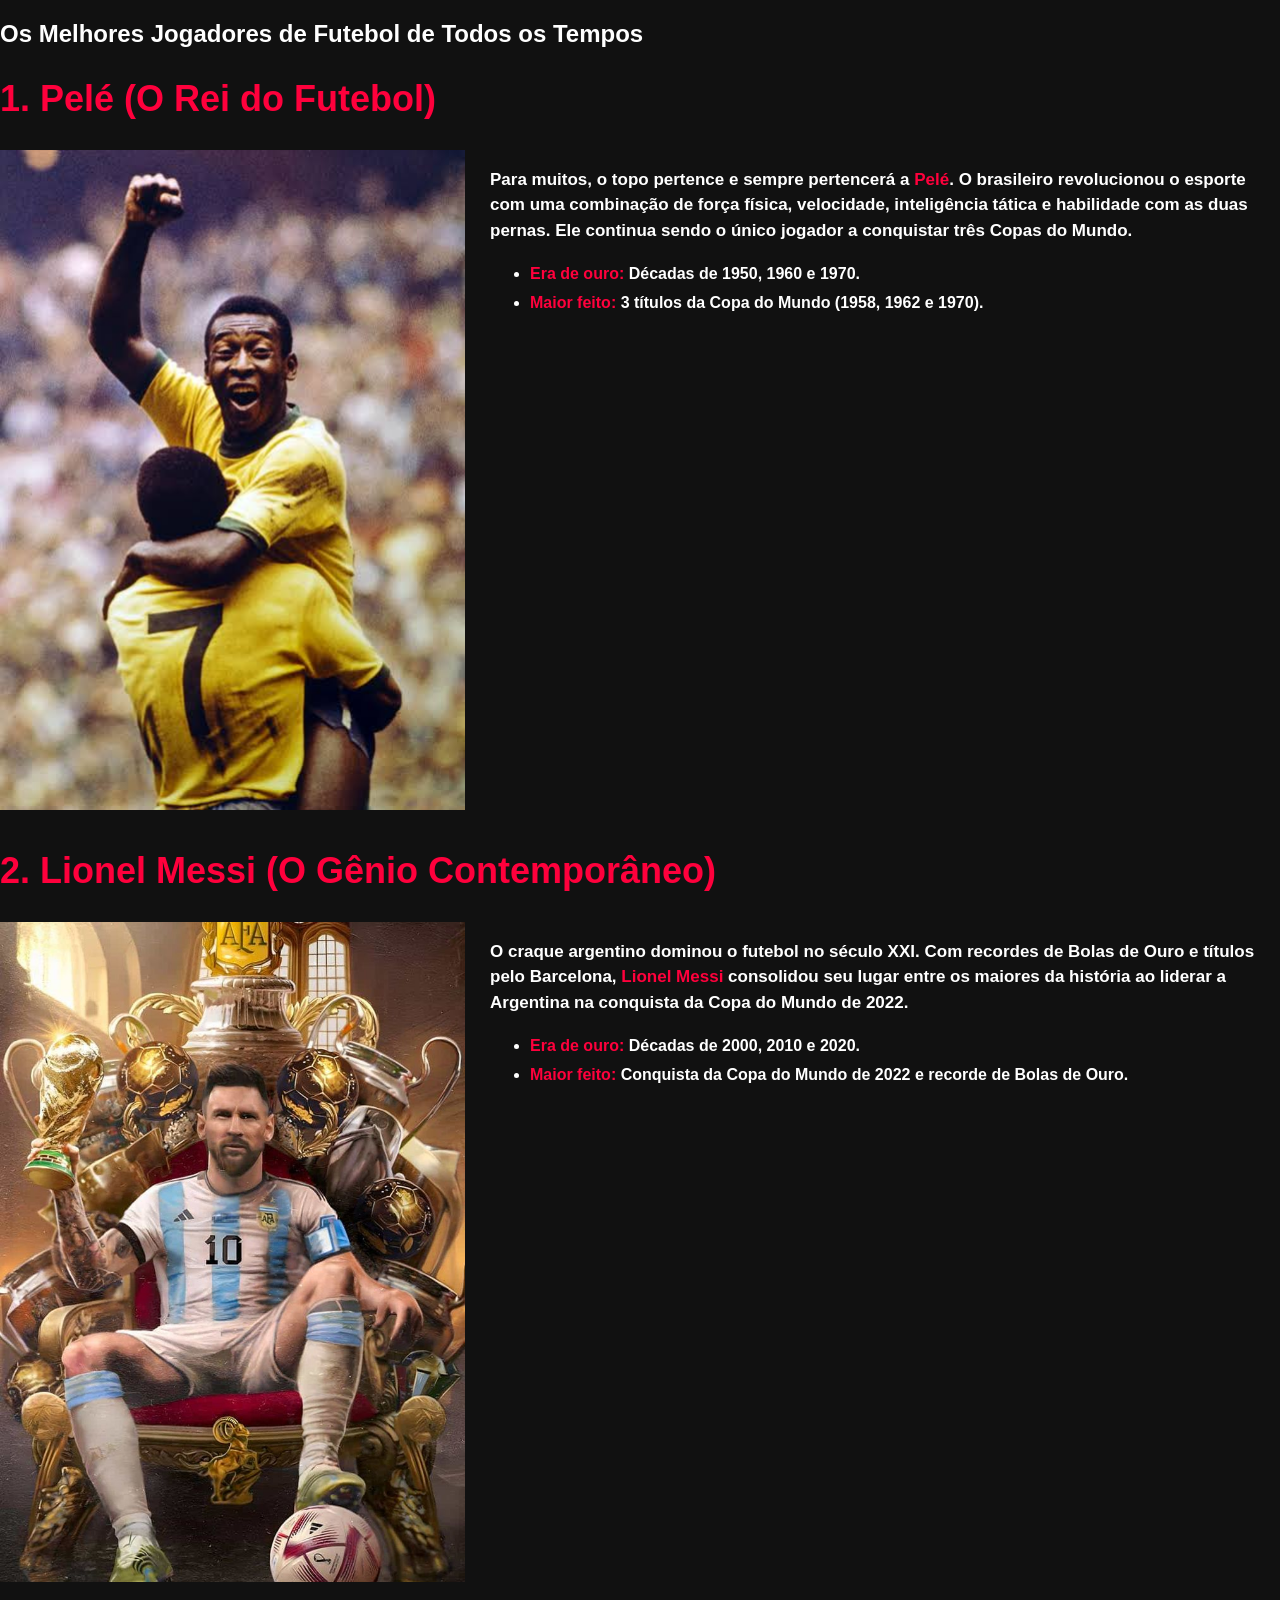
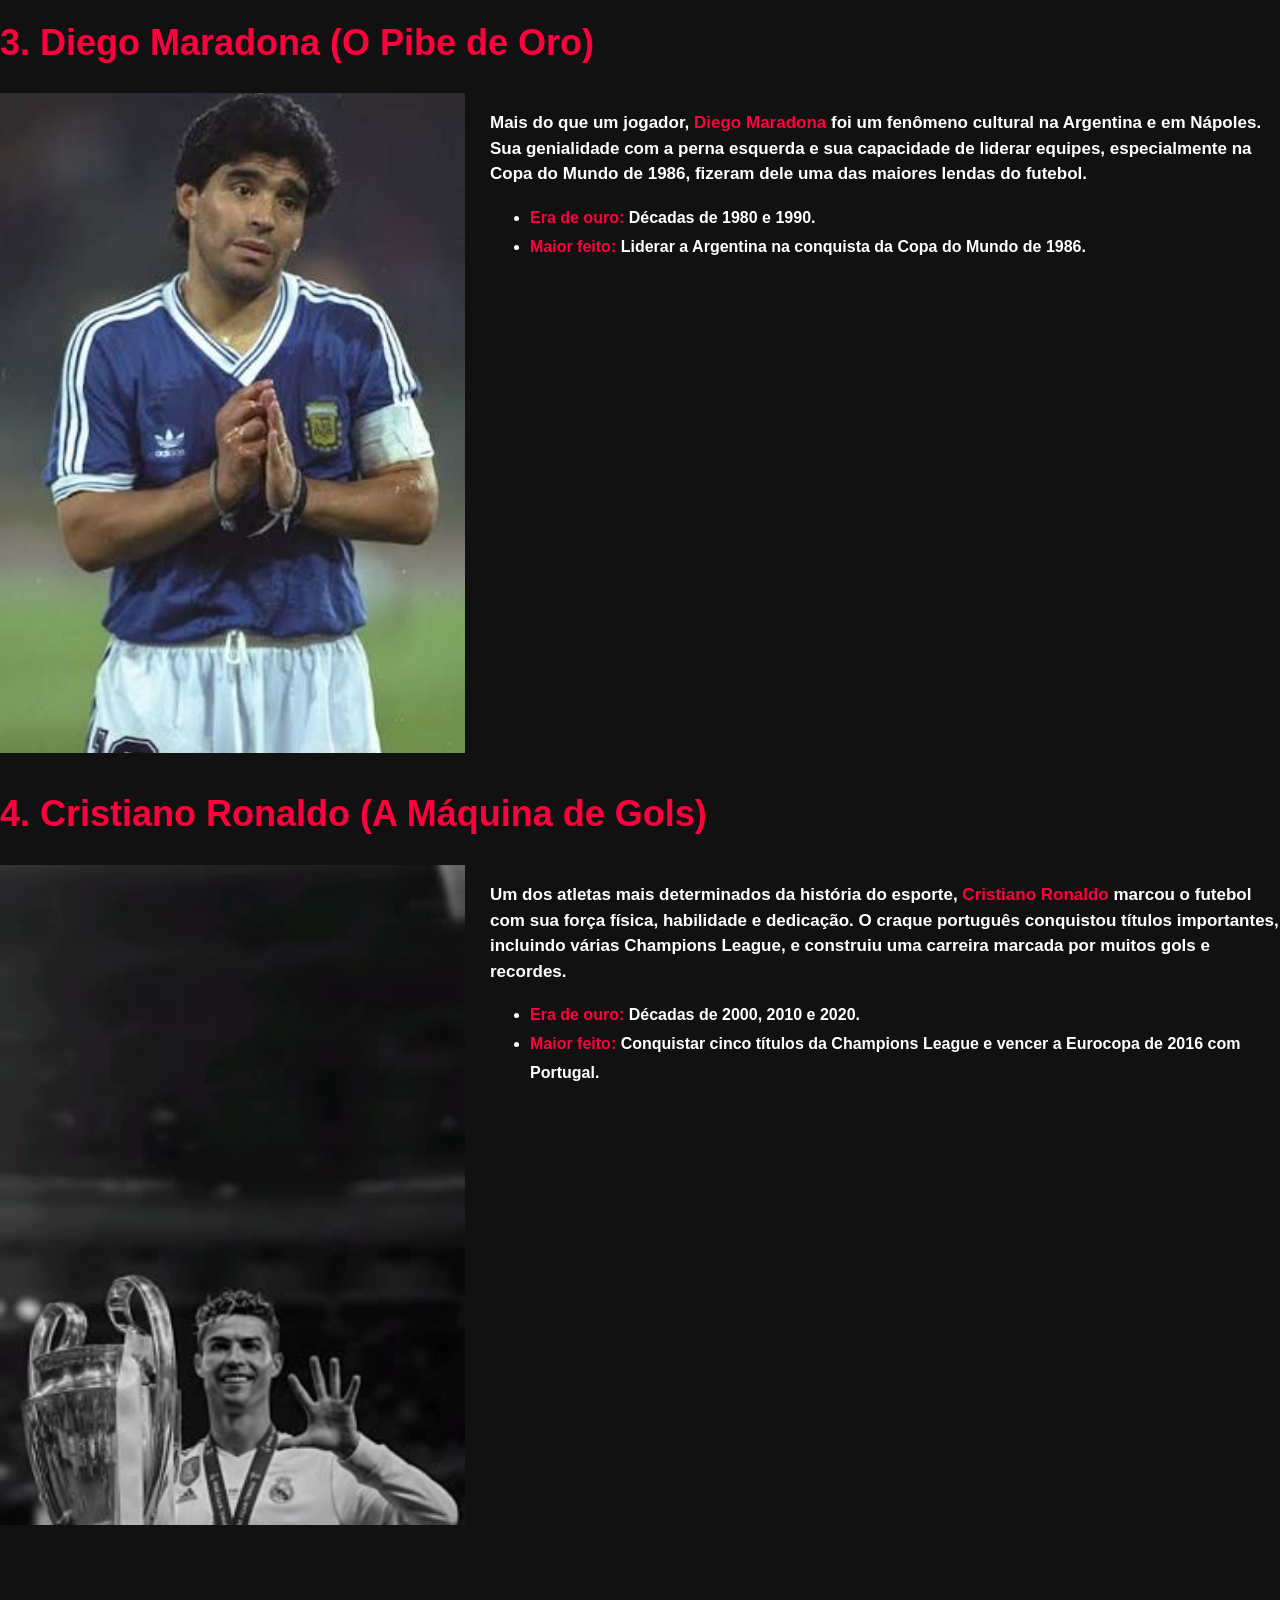
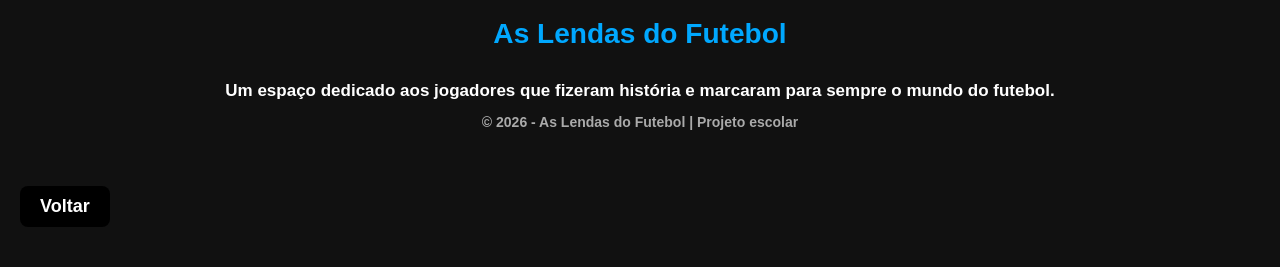
<file: Aslendas.html>
<!DOCTYPE html>
<html lang="pt-br">
<head>
    <meta charset="UTF-8">
    <meta name="viewport" content="width=device-width, initial-scale=1.0">
    <title>Document</title>
    <link rel="stylesheet" href="aslendas.css">
</head>
<body>
      
    <main>
    <article class="artigo-jogadores-historicos">
       
    <header class="artigo-header">
    <h1>Os Melhores Jogadores de Futebol de Todos os Tempos
  
    
   <header class="texto">

    <section>
        <h2>1. Pelé (O Rei do Futebol)</h2>
    
        <div class="jogador">
            <img src="pele.jpg" alt="Pelé comemorando gol pela Seleção Brasileira">
    
            <div>
                <p>Para muitos, o topo pertence e sempre pertencerá a <strong>Pelé</strong>. O brasileiro revolucionou o esporte com uma combinação de força física, velocidade, inteligência tática e habilidade com as duas pernas. Ele continua sendo o único jogador a conquistar três Copas do Mundo.</p>
    
                <ul>
                    <li><strong>Era de ouro:</strong> Décadas de 1950, 1960 e 1970.</li>
                    <li><strong>Maior feito:</strong> 3 títulos da Copa do Mundo (1958, 1962 e 1970).</li>
                </ul>
            </div>
        </div>
    </section>
    
    <section>
        <h2>2. Lionel Messi (O Gênio Contemporâneo)</h2>
    
        <div class="jogador">
            <img src="messi.jpg" alt="Lionel Messi jogando futebol">
    
            <div>
                <p>O craque argentino dominou o futebol no século XXI. Com recordes de Bolas de Ouro e títulos pelo Barcelona, <strong>Lionel Messi</strong> consolidou seu lugar entre os maiores da história ao liderar a Argentina na conquista da Copa do Mundo de 2022.</p>
    
                <ul>
                    <li><strong>Era de ouro:</strong> Décadas de 2000, 2010 e 2020.</li>
                    <li><strong>Maior feito:</strong> Conquista da Copa do Mundo de 2022 e recorde de Bolas de Ouro.</li>
                </ul>
            </div>
        </div>
    </section>
    
    <section>
        <h2>3. Diego Maradona (O Pibe de Oro)</h2>
    
        <div class="jogador">
            <img src="maradona.jpg" alt="Diego Maradona jogando futebol">
    
            <div>
                <p>Mais     do que um jogador, <strong>Diego Maradona</strong> foi um fenômeno cultural na Argentina e em Nápoles. Sua genialidade com a perna esquerda e sua capacidade de liderar equipes, especialmente na Copa do Mundo de 1986, fizeram dele uma das maiores lendas do futebol.</p>
    
                <ul>
                    <li><strong>Era de ouro:</strong> Décadas de 1980 e 1990.</li>
                    <li><strong>Maior feito:</strong> Liderar a Argentina na conquista da Copa do Mundo de 1986.</li>
                </ul>
            </div>
        </div>
    </section>
    
    <section>
        <h2>4. Cristiano Ronaldo (A Máquina de Gols)</h2>
    
        <div class="jogador">
            <img src="cr7.jpg" alt="Cristiano Ronaldo jogando futebol">
    
            <div>
                <p>Um dos atletas mais determinados da história do esporte, <strong>Cristiano Ronaldo</strong> marcou o futebol com sua força física, habilidade e dedicação. O craque português conquistou títulos importantes, incluindo várias Champions League, e construiu uma carreira marcada por muitos gols e recordes.</p>
    
                <ul>
                    <li><strong>Era de ouro:</strong> Décadas de 2000, 2010 e 2020.</li>
                    <li><strong>Maior feito:</strong> Conquistar cinco títulos da Champions League e vencer a Eurocopa de 2016 com Portugal.</li>
                </ul>
            </div>
        </div>
    </section>


    <footer class="rodape">
        <h3>As Lendas do Futebol</h3>
    
        <p>
            Um espaço dedicado aos jogadores que fizeram história
            e marcaram para sempre o mundo do futebol.
        </p>
    
        <p class="direitos">
            © 2026 - As Lendas do Futebol | Projeto escolar
        </p>
    </footer> 
 
</body>
<a href="index.html" class="voltar"> Voltar</a>   
    
</html>
</file>
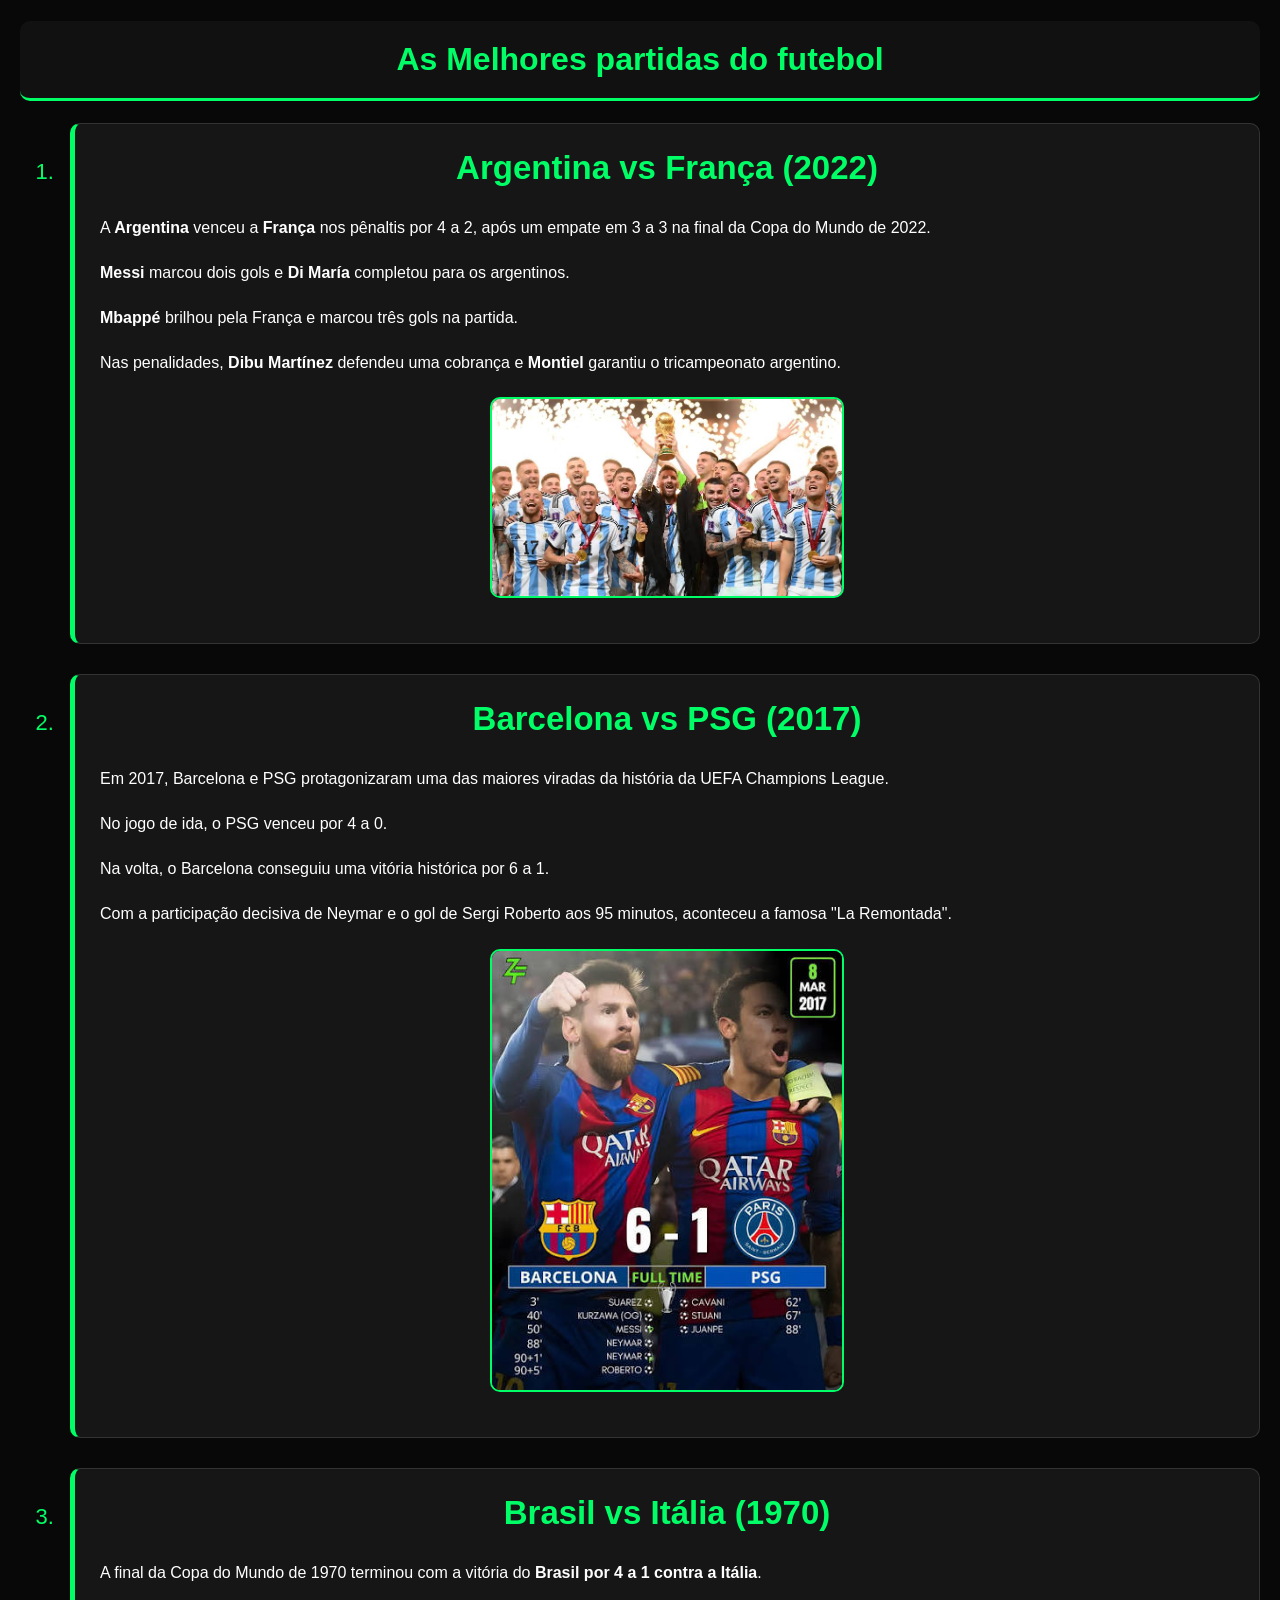
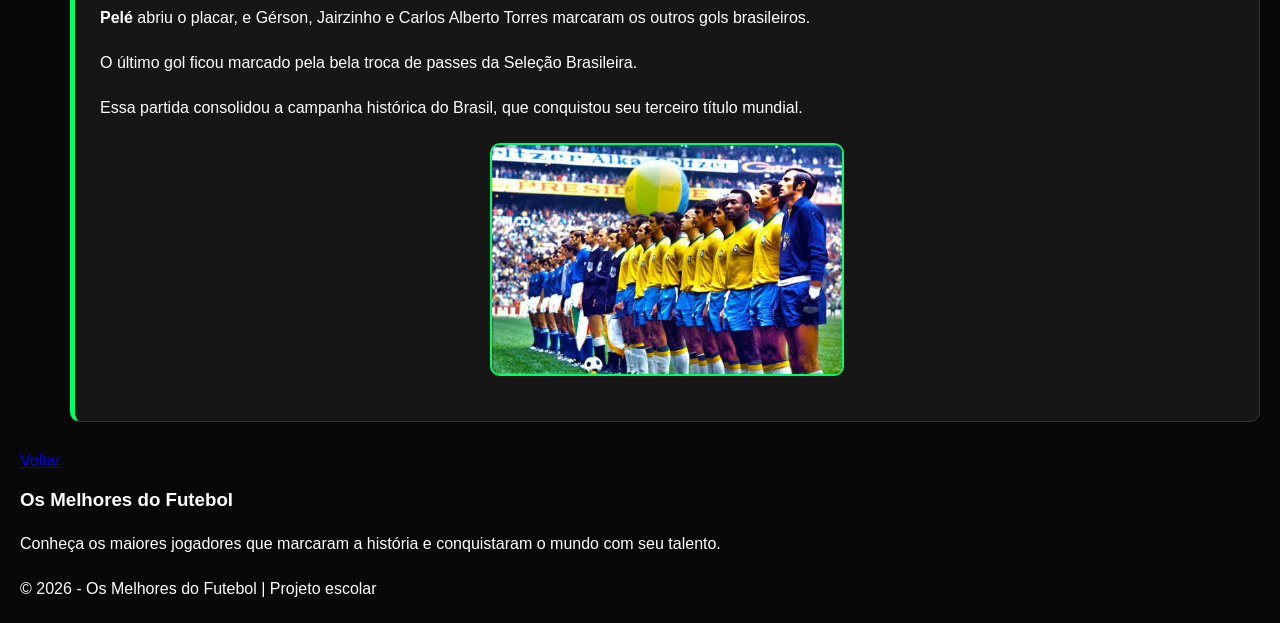
<file: melhores.html>
<!DOCTYPE html>
<html lang="en">
<head>
<meta charset="UTF-8">
<meta name="viewport" content="width=device-width, initial-scale=1.0">
<title> Melhores Partidas</title>
<link rel="stylesheet" href="partidas.css">
</head>
<body>

    <h1 class="titulo">As Melhores partidas do futebol</h1>

    <ol>
    
     <li>
    <header class="titulo1">
     <h2>Argentina vs França (2022)</h2>
    
     <article>
     <p>A <strong>Argentina</strong> venceu a <strong>França</strong> nos pênaltis por 4 a 2, após um empate em 3 a 3 na final da Copa do Mundo de 2022.</p>
    
     <p><strong>Messi</strong> marcou dois gols e <strong>Di María</strong> completou para os argentinos.</p>
    
    <p><strong>Mbappé</strong> brilhou pela França e marcou três gols na partida.</p>
    
    <p>Nas penalidades, <strong>Dibu Martínez</strong> defendeu uma cobrança e <strong>Montiel</strong> garantiu o tricampeonato argentino.</p>
     </article>

     <img class="img" src="2022.jpg" alt="Final da Copa do Mundo de 2022">
     </header>
      </li>
    
        <li>
            <header class="barcelona">
  <h2>Barcelona vs PSG (2017)</h2>
    
<p>Em 2017, Barcelona e PSG protagonizaram uma das maiores viradas da história da UEFA Champions League.</p>
    
<p>No jogo de ida, o PSG venceu por 4 a 0.</p>
    
<p>Na volta, o Barcelona conseguiu uma vitória histórica por 6 a 1.</p>
    
<p>Com a participação decisiva de Neymar e o gol de Sergi Roberto aos 95 minutos, aconteceu a famosa "La Remontada".</p>

<img src="BARCELONA VS PSG.jpg" alt="Barcelona contra PSG em 2017" class="imgbarcelona">
 </header>
 </li>
    
<li>
<header class="final-70">
 <h2>Brasil vs Itália (1970)</h2>
    
 <p>A final da Copa do Mundo de 1970 terminou com a vitória do <strong>Brasil por 4 a 1 contra a Itália</strong>.</p>
    
<p><strong>Pelé</strong> abriu o placar, e Gérson, Jairzinho e Carlos Alberto Torres marcaram os outros gols brasileiros.</p>
 <p>O último gol ficou marcado pela bela troca de passes da Seleção Brasileira.</p>
 <p>Essa partida consolidou a campanha histórica do Brasil, que conquistou seu terceiro título mundial.</p>
    
<img src="final 70.jpg" alt="Seleção Brasileira na final da Copa de 1970">
 </header>
</li>
    
</ol>
    
 <a href="index.html" class="voltar"> Voltar</a>   

</body>



<footer class="rodape">
    <h3>Os Melhores do Futebol</h3>

    <p>
        Conheça os maiores jogadores que marcaram a história
        e conquistaram o mundo com seu talento.
    </p>

    <p class="direitos">
        © 2026 - Os Melhores do Futebol | Projeto escolar
    </p>
</footer>


</html>
</file>
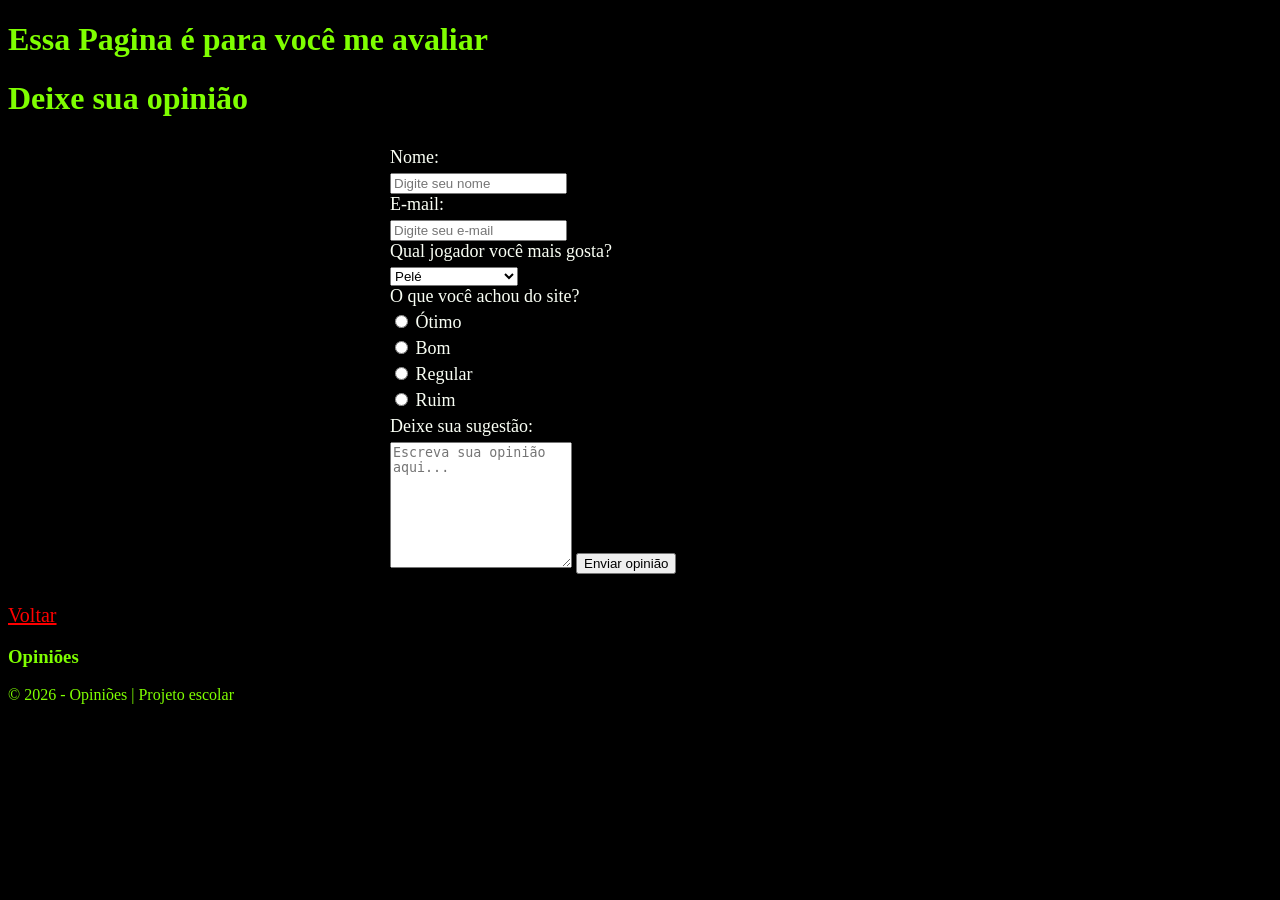
<file: opiniões.html>
<!DOCTYPE html>
<html lang="pt-br">
<head>
    <meta charset="UTF-8">
    <meta name="viewport" content="width=device-width, initial-scale=1.0">
    <title>opiniões</title>
    <link rel="stylesheet" href= "opiniões.css">
</head>
<body>
    <H1> Essa Pagina é para você me avaliar </H1>
    <h1>Deixe sua opinião</h1>

<form>

    <label for="nome">Nome:</label>
    <input type="text" id="nome" name="nome" placeholder="Digite seu nome">

    <label for="email">E-mail:</label>
    <input type="email" id="email" name="email" placeholder="Digite seu e-mail">

    <label for="jogador">Qual jogador você mais gosta?</label>
    <select id="jogador" name="jogador">
        <option>Pelé</option>
        <option>Messi</option>
        <option>Cristiano Ronaldo</option>
        <option>Neymar</option>
        <option>Outro</option>
    </select>

    <label>O que você achou do site?</label>

    <label>
        <input type="radio" name="opiniao" value="otimo">
        Ótimo
    </label>

    <label>
        <input type="radio" name="opiniao" value="bom">
        Bom
    </label>

    <label>
        <input type="radio" name="opiniao" value="regular">
        Regular
    </label>

    <label>
        <input type="radio" name="opiniao" value="ruim">
        Ruim
    </label>

    <label for="mensagem">Deixe sua sugestão:</label>
    <textarea id="mensagem" name="mensagem" rows="6"
        placeholder="Escreva sua opinião aqui..."></textarea>

    <button type="submit">Enviar opinião</button>

</form>
<a href="index.html" class="voltar"> Voltar</a>   







<footer class="rodape">
    <h3>Opiniões</h3>
    <p class="direitos">
        © 2026 - Opiniões | Projeto escolar
    </p>
</footer>

</body>
</html>
</file>
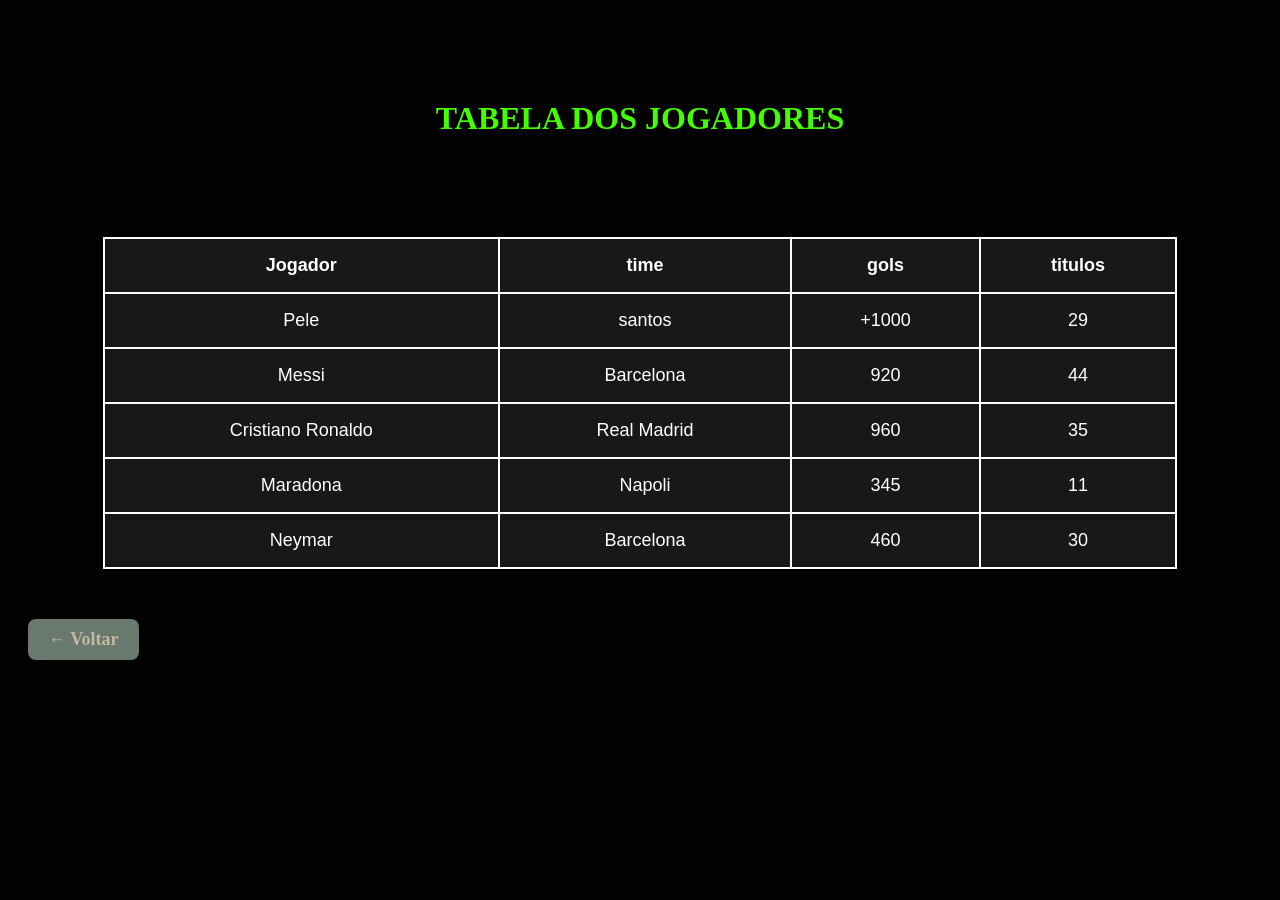
<file: tabela.html>
<!DOCTYPE html>
<html lang="en">
<head>
    <meta charset="UTF-8">
    <meta name="viewport" content="width=device-width, initial-scale=1.0">
    <title>tabela</title>
<link rel="stylesheet" href="tabela.css">
</head>
<body>


    <H1 class="titulo">TABELA DOS JOGADORES</H1>


    <table border="1">
        <tr>
            
            <tD> <strong>Jogador</strong></tD>
            <td> <strong> time   </strong> </tD>
            <tD><strong>   gols</strong></tD>
            <tD><strong> titulos</strong></tD>
           </tr>
      <tr>
            <td> Pele</td>
            <td>santos</td>
            <td> +1000</td>
            <td> 29</td>
        </tr>
    
        <tr>
            <td> Messi</td>
            <td>Barcelona</td>
            <td> 920</td>
            <td> 44</td>
        </tr>
    
       
        <tr>
            <td> Cristiano Ronaldo</td>
            <td>Real Madrid</td>
            <td> 960</td>
            <td> 35</td>
        </tr>
    
        <tr>
            <td>Maradona</td>
            <td>Napoli</td>
            <td> 345</td>
            <td> 11</td>
        </tr>
    
        <tr>
            <td> Neymar</td>
            <td>Barcelona</td>
            <td> 460</td>
            <td>30</td>
        </tr>
    
      </table>

    

    <a href="index.html" class="voltar"> ← Voltar</a>   
</body>
</html>
</file>
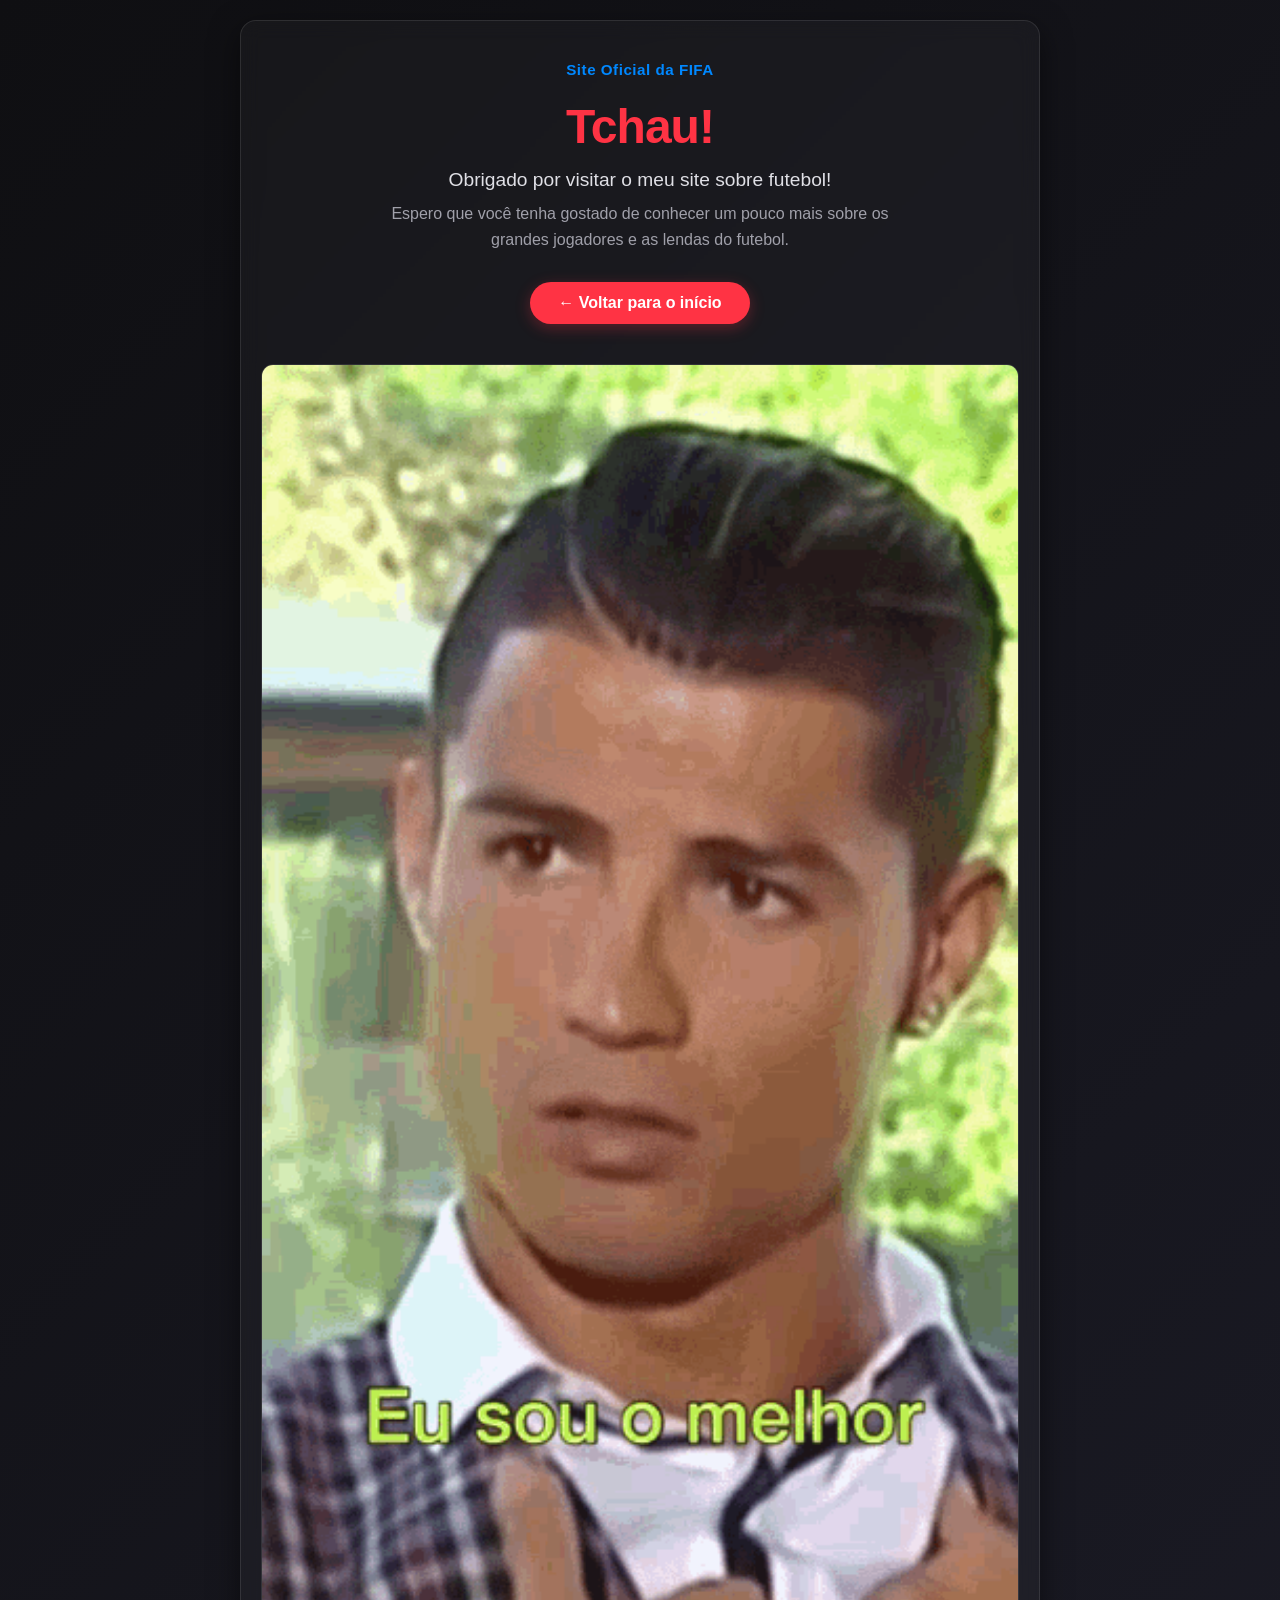
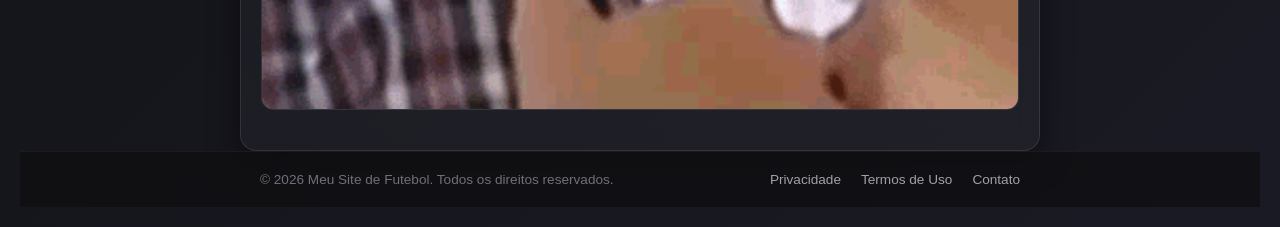
<file: tchau.html>
<!DOCTYPE html>
<html lang="pt-BR">
<head>
    <meta charset="UTF-8">
    <meta name="viewport" content="width=device-width, initial-scale=1.0">
    <title>Obrigado pela Visita</title>
 
    <link rel="stylesheet" href="tchau.css">
</head>
<body>

    <div class="container">
  
        <a href="https://fifa.com" target="_blank" rel="noopener noreferrer" class="fifa-link">
            Site Oficial da FIFA 
        </a>

        <h1>Tchau!</h1>
        
        <p class="subtitle">Obrigado por visitar o meu site sobre futebol!</p>
        <p class="description">Espero que você tenha gostado de conhecer um pouco mais sobre os grandes jogadores e as lendas do futebol.</p>

        <a href="index.html" class="btn-back">
            ← Voltar para o início
        </a>

       
        <div class="image-container">
            <img src="cr7eu-sou-melhor.gif" alt="Lenda do futebol">
        </div>
    </div>

 
    <footer class="site-footer">
        <div class="footer-content">
            <p>&copy; 2026 Meu Site de Futebol. Todos os direitos reservados.</p>
            <div class="footer-links">
                <a href="#">Privacidade</a>
                <a href="#">Termos de Uso</a>
                <a href="#">Contato</a>
            </div>
        </div>
    </footer>

</body>
</html>
</file>
<file: aslendas.css>
body {
    background-color: #111;
    color: white;
    font-family: Arial, sans-serif;
    margin: 20px;
}

section {
    margin-bottom: 40px;
}

section > div {
    display: flex;
    align-items: flex-start;
    gap: 25px;
}

section img {
    width: 465px;
    height: 660px;
    object-fit: cover;
}

section > div > div {
    flex: 1;
}

h2 {
    color: #ff003c;
}

p {
    font-size: 17px;
    line-height: 1.5;
}

ul {
    font-size: 16px;
    line-height: 1.8;
}

strong {
    color: #ff003c;
}
.voltar{
    margin-bottom: 500px;

}
nav a:hover {
    color: #f70000;         
}   
a{
    font-size: 30px;


}
html, body {
    margin: 0;
    min-height: 100%;
}

body {
    min-height: 100vh;
    display: flex;
    flex-direction: column;
}

main {
    flex: 1;
}

.rodape {
    background-color: #111;
    color: white;
    text-align: center;
    padding: 25px;
    margin-top: auto;
}

.rodape h3 {
    color: #00a8ff;
}

.rodape p {
    margin: 8px;
}

.direitos {
    color: #aaa;
    font-size: 14px;
}
.voltar {
    display: inline-block;
    background-color: #000000;
    color: white;
    padding: 10px 20px;
    margin: 20px;
    text-decoration: none;
    font-size: 18px;
    font-weight: bold;
    border-radius: 8px;
}

.voltar:hover {
    background-color: #ff0000;
}
</file>
<file: partidas.css>
body {
    background-color: #080808;
    color: white;
    font-family: Arial, sans-serif;
    margin: 20px;
}

.titulo {
    text-align: center;
    background-color: #111111;
    color: #00ff66;
    padding: 20px;
    border-bottom: 3px solid #00ff66;
    border-radius: 10px;
}

ol {
    padding-left: 40px;
}


ol > li {
    color: #00ff66;
    font-size: 22px;
    margin-bottom: 30px;
    padding-left: 10px;
}

.titulo1,
.barcelona,
.final-70 {
    background-color: #161616;
    color: white;
    padding: 25px;
    margin: 15px 0;
    border: 1px solid #333333;
    border-left: 5px solid #00ff66;
    border-radius: 10px;
    overflow: auto;
}


.titulo1 h2,
.barcelona h2,
.final-70 h2 {
    color: #00ff66;
    text-align: center;
    margin-top: 0;
}


p {
    font-size: 16px;
    line-height: 1.8;
    text-align: justify;
}


.img,
.imgbarcelona,
.final-70 img {
    width: 350px;
    max-width: 100%;
    height: auto;
    display: block;
    margin: 20px auto;
    border-radius: 10px;
    border: 2px solid #00ff66;
}


.titulo1:hover,
.barcelona:hover,
.final-70:hover {
    border-left-color: white;
    transform: scale(1.01);
    transition: 0.3s;
}
</file>
<file: opiniões.css>
form {
    width: 500px;
    margin: 30px auto;
    color: black;
}

form label {
    display: block;
    margin-bottom: 5px;
color: rgb(250, 255, 245);
    font-size: 18px;
}


.inputs-padrao {
    display: block;
    width: 100%;
    padding: 10px;
    margin-bottom: 20px;
}

textarea {
    height: 120px;
}

.enviar {
    width: 150px;
    padding: 10px;
    background-color: blue;
    color: rgb(245, 7, 7);
    border: none;
    cursor: pointer;
}
.voltar:hover {
    background-color: #ffffff;

}
body {
    background-color: black;
    color: chartreuse;
}
.voltar {
    color: #ff0000;
 font-size: 20px;
 }
</file>
<file: tabela.css>
.titulo{
    color: rgb(68, 255, 0);
    padding: 50px;
    margin: 50px;
    text-align: center;
}   
table {
    width: 85%;
    margin: 30px auto;
    border-collapse: collapse;
    font-size: 18px;
    font-family: Arial, sans-serif;
}

th, td {
    padding: 16px;
    text-align: center;
    border: 2px solid #ffffff;
}


th {
    background-color: #e00000;
    color: rgb(13, 255, 0);
    border: 2px solid #ff4444;
}


td {
    background-color: #181818;
    color: rgb(255, 255, 255);
}




tr:hover td {
    background-color: #58fc00;
    font-family: 'Gill Sans', 'Gill Sans MT', Calibri, 'Trebuchet MS', sans-serif;
}
body { background-color: rgb(2, 2, 2); }
.voltar {
    display: inline-block;
    background-color: #69796d;
    color: rgb(195, 184, 160);
    padding: 10px 20px;
    margin: 20px;
    text-decoration: none;
    font-size: 18px;
    font-weight: bold;
    border-radius: 8px;
}

.voltar:hover {
    background-color: #ff0000;
}
</file>
<file: tchau.css>
* {
    margin: 0;
    padding: 0;
    box-sizing: border-box;
    font-family: 'Segoe UI', Tahoma, Geneva, Verdana, sans-serif;
}

body {
    background: linear-gradient(135deg, #0f0f12, #1a1a24);
    color: #ffffff;
    min-height: 100vh;
    display: flex;
    justify-content: space-between;
    align-items: center;
    padding: 20px;
    flex-direction: column;
}

.container {
    max-width: 800px;
    width: 100%;
    background: rgba(255, 255, 255, 0.03);
    border: 1px solid rgba(255, 255, 255, 0.1);
    border-radius: 16px;
    padding: 40px 20px;
    text-align: center;
    box-shadow: 0 10px 30px rgba(0, 0, 0, 0.5);
    backdrop-filter: blur(10px);
    margin-top: auto;
}

.fifa-link {
    color: #0088ff;
    text-decoration: none;
    font-size: 0.95rem;
    font-weight: 600;
    letter-spacing: 0.5px;
    transition: color 0.3s ease;
}

.fifa-link:hover {
    color: #00bfff;
    text-decoration: underline;
}

h1 {
    color: #ff3344;
    font-size: 3rem;
    margin: 20px 0 15px;
    font-weight: 800;
    letter-spacing: -1px;
}

.subtitle {
    font-size: 1.2rem;
    color: #e0e0e6;
    margin-bottom: 10px;
    font-weight: 500;
}

.description {
    font-size: 1rem;
    color: #a0a0aa;
    max-width: 500px;
    margin: 0 auto 30px;
    line-height: 1.6;
}

.btn-back {
    display: inline-flex;
    align-items: center;
    gap: 8px;
    background: #ff3344;
    color: #ffffff;
    text-decoration: none;
    padding: 12px 28px;
    border-radius: 30px;
    font-weight: 600;
    font-size: 1rem;
    box-shadow: 0 4px 15px rgba(255, 51, 68, 0.3);
    transition: all 0.3s ease;
}

.btn-back:hover {
    background: #e02233;
    transform: translateY(-2px);
    box-shadow: 0 6px 20px rgba(255, 51, 68, 0.4);
}

.image-container {
    margin-top: 40px;
    border-radius: 12px;
    overflow: hidden;
    border: 1px solid rgba(255, 255, 255, 0.1);
}

.image-container img {
    width: 100%;
    display: block;
    object-fit: cover;
}

.site-footer {
    width: 100%;
    background: rgba(15, 15, 18, 0.8);
    border-top: 1px solid rgba(255, 255, 255, 0.05);
    padding: 20px 0;
    margin-top: auto;
    backdrop-filter: blur(5px);
}

.footer-content {
    max-width: 800px;
    margin: 0 auto;
    padding: 0 20px;
    display: flex;
    justify-content: space-between;
    align-items: center;
    flex-wrap: wrap;
    gap: 15px;
}

.footer-content p {
    color: #70707a;
    font-size: 0.85rem;
}

.footer-links {
    display: flex;
    gap: 20px;
}

.footer-links a {
    color: #a0a0aa;
    text-decoration: none;
    font-size: 0.85rem;
    transition: color 0.3s ease;
}

.footer-links a:hover {
    color: #ff3344;
}
</file>
